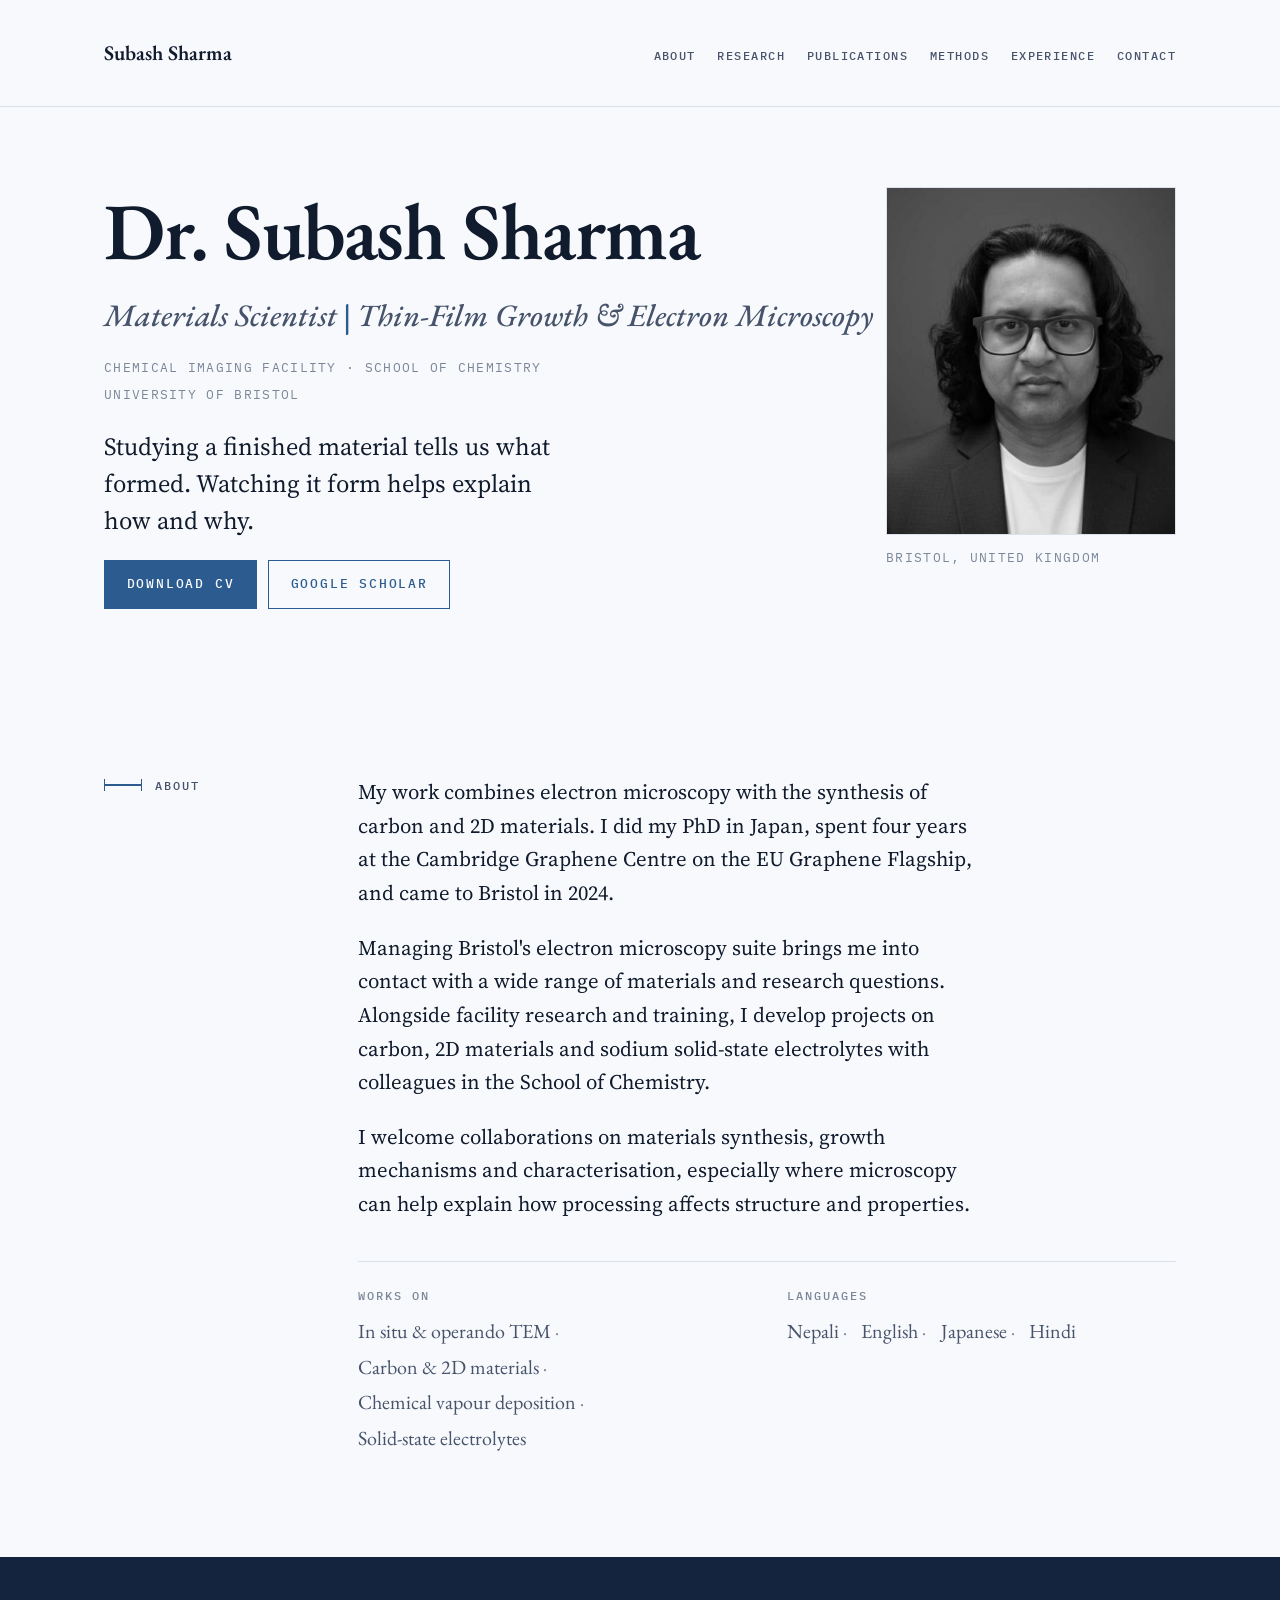
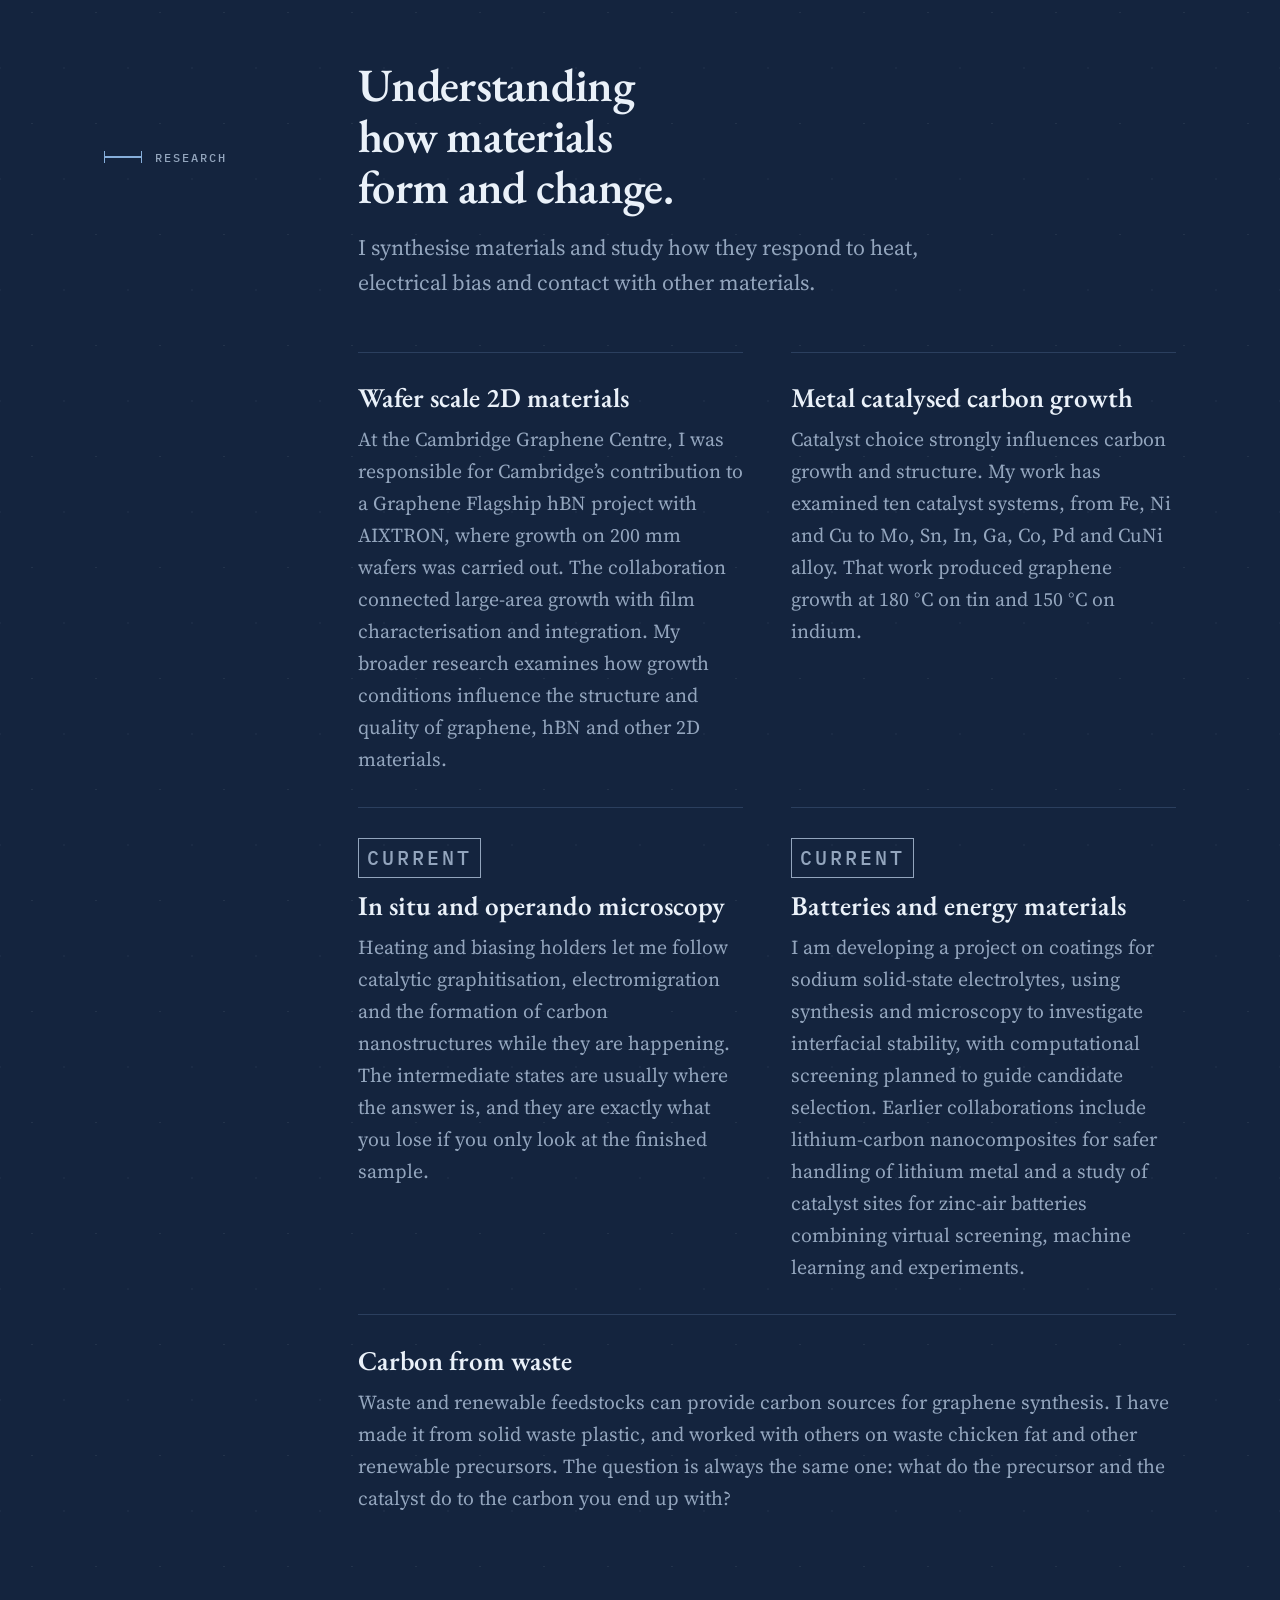
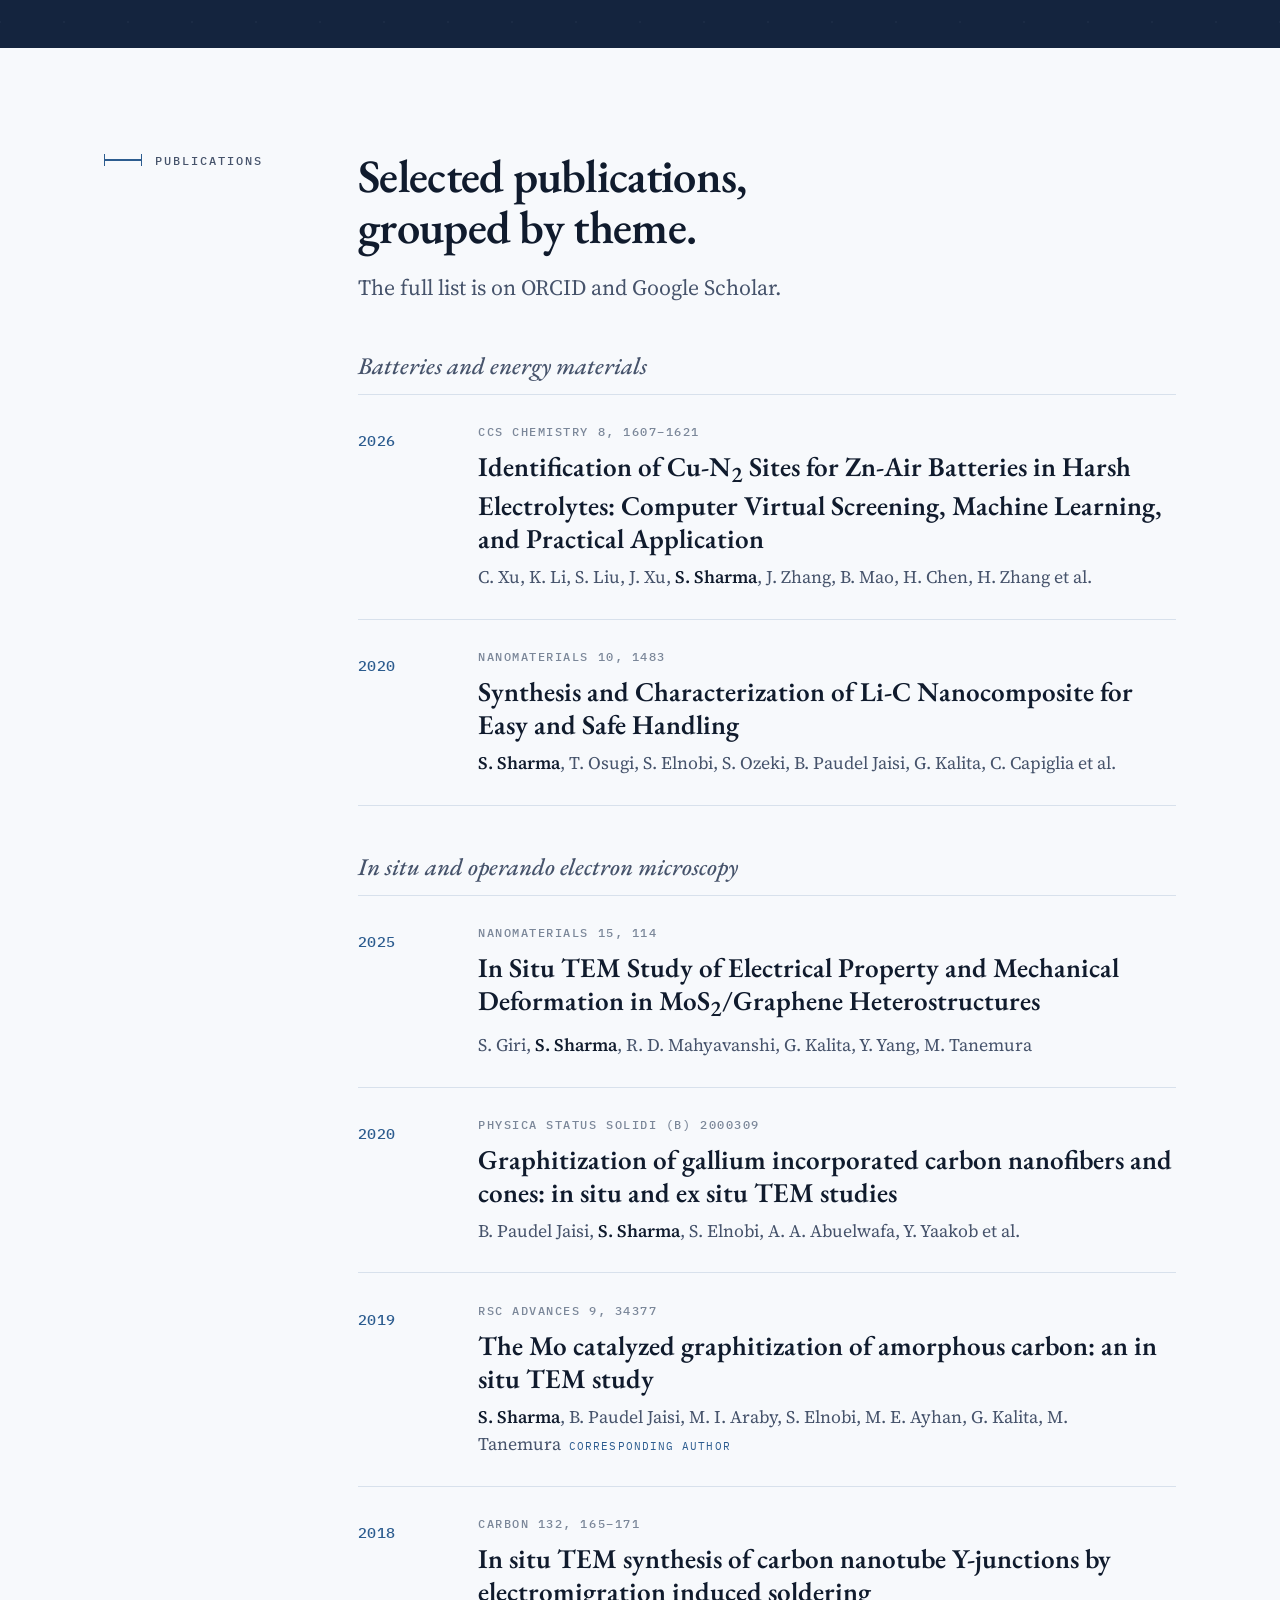
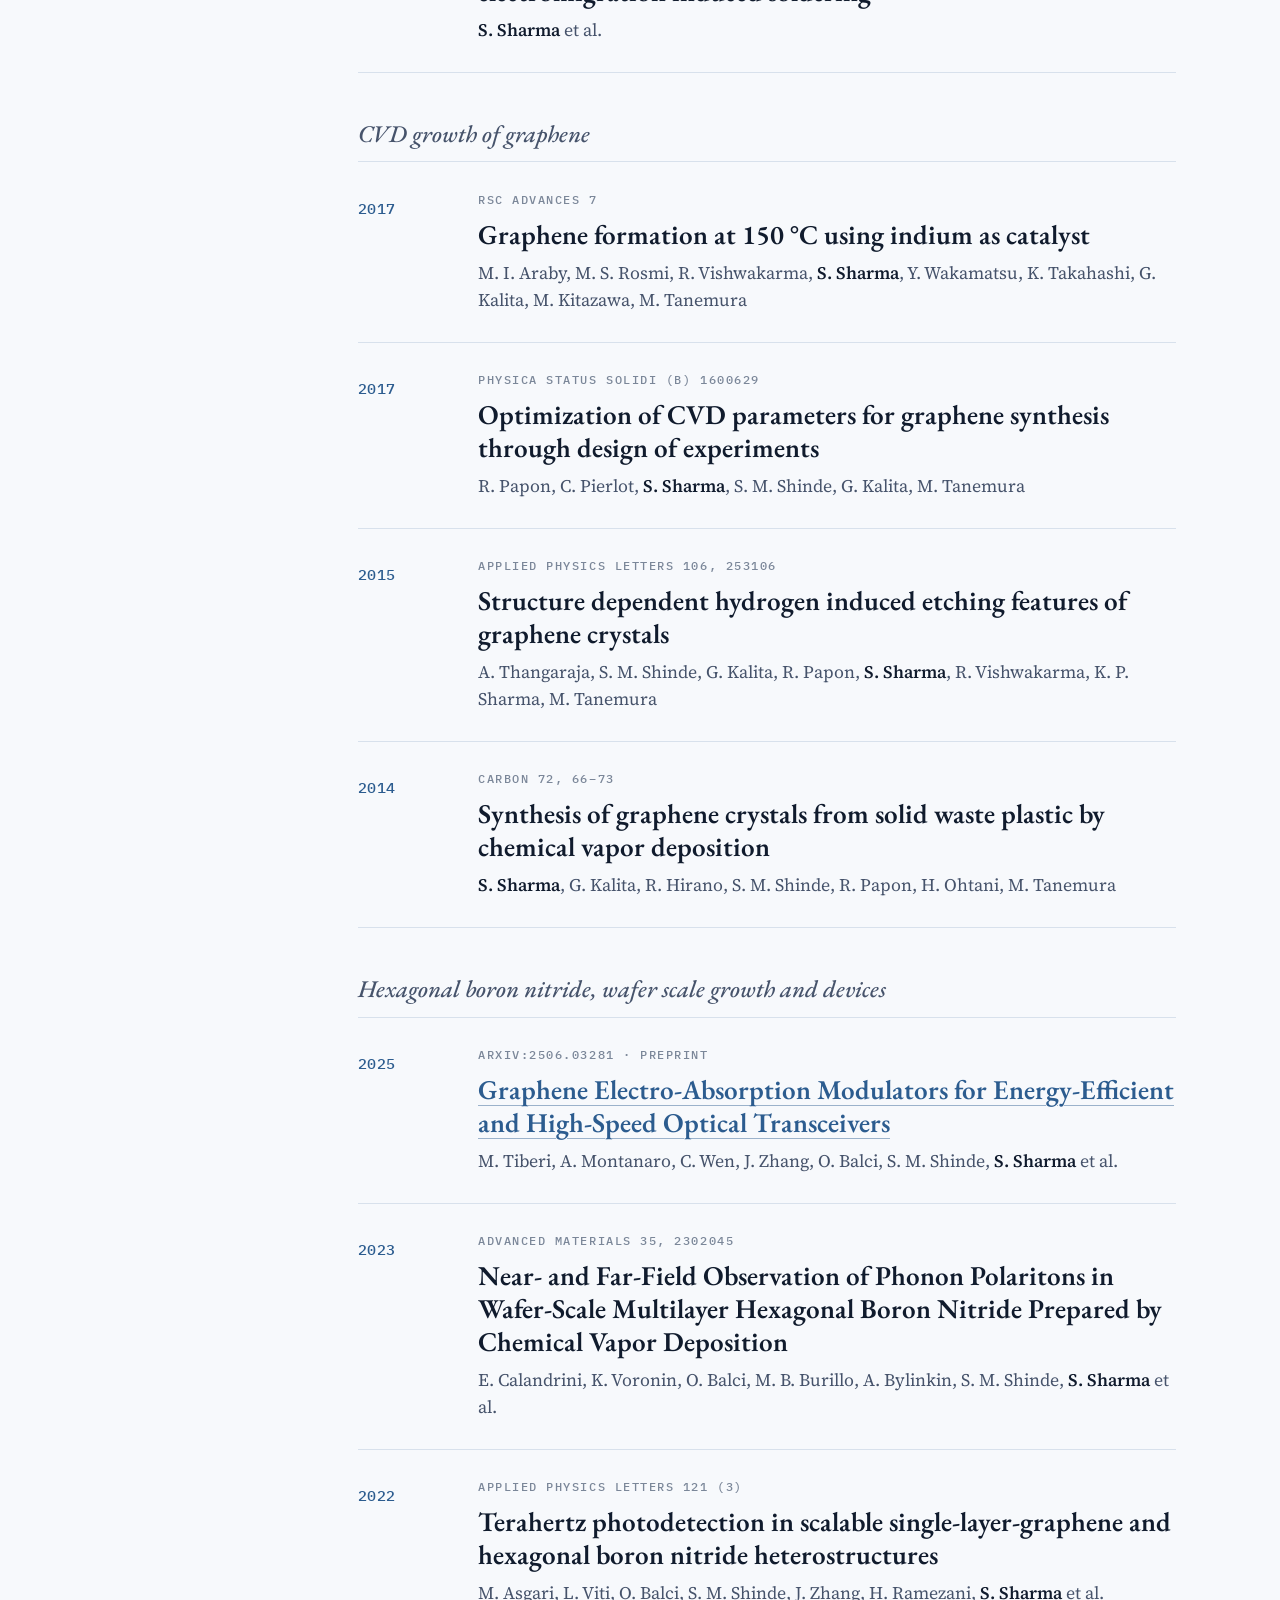
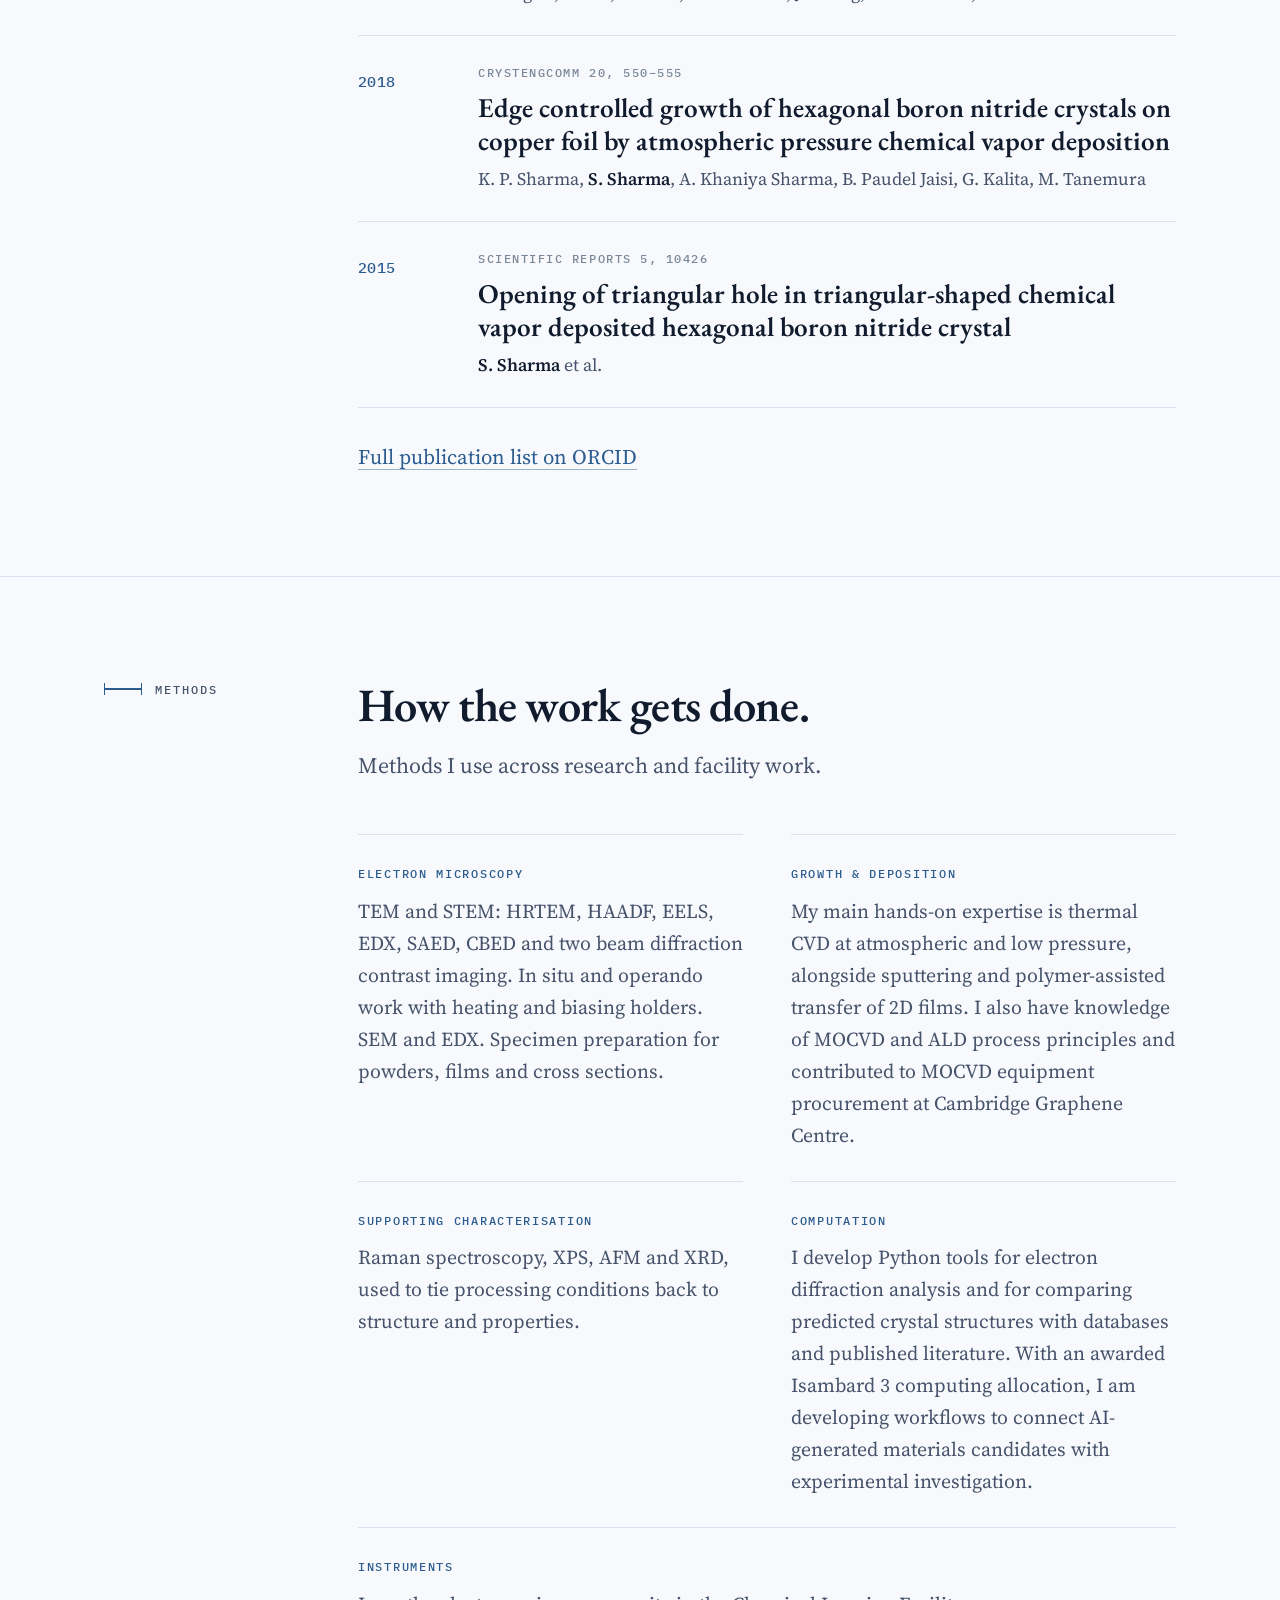
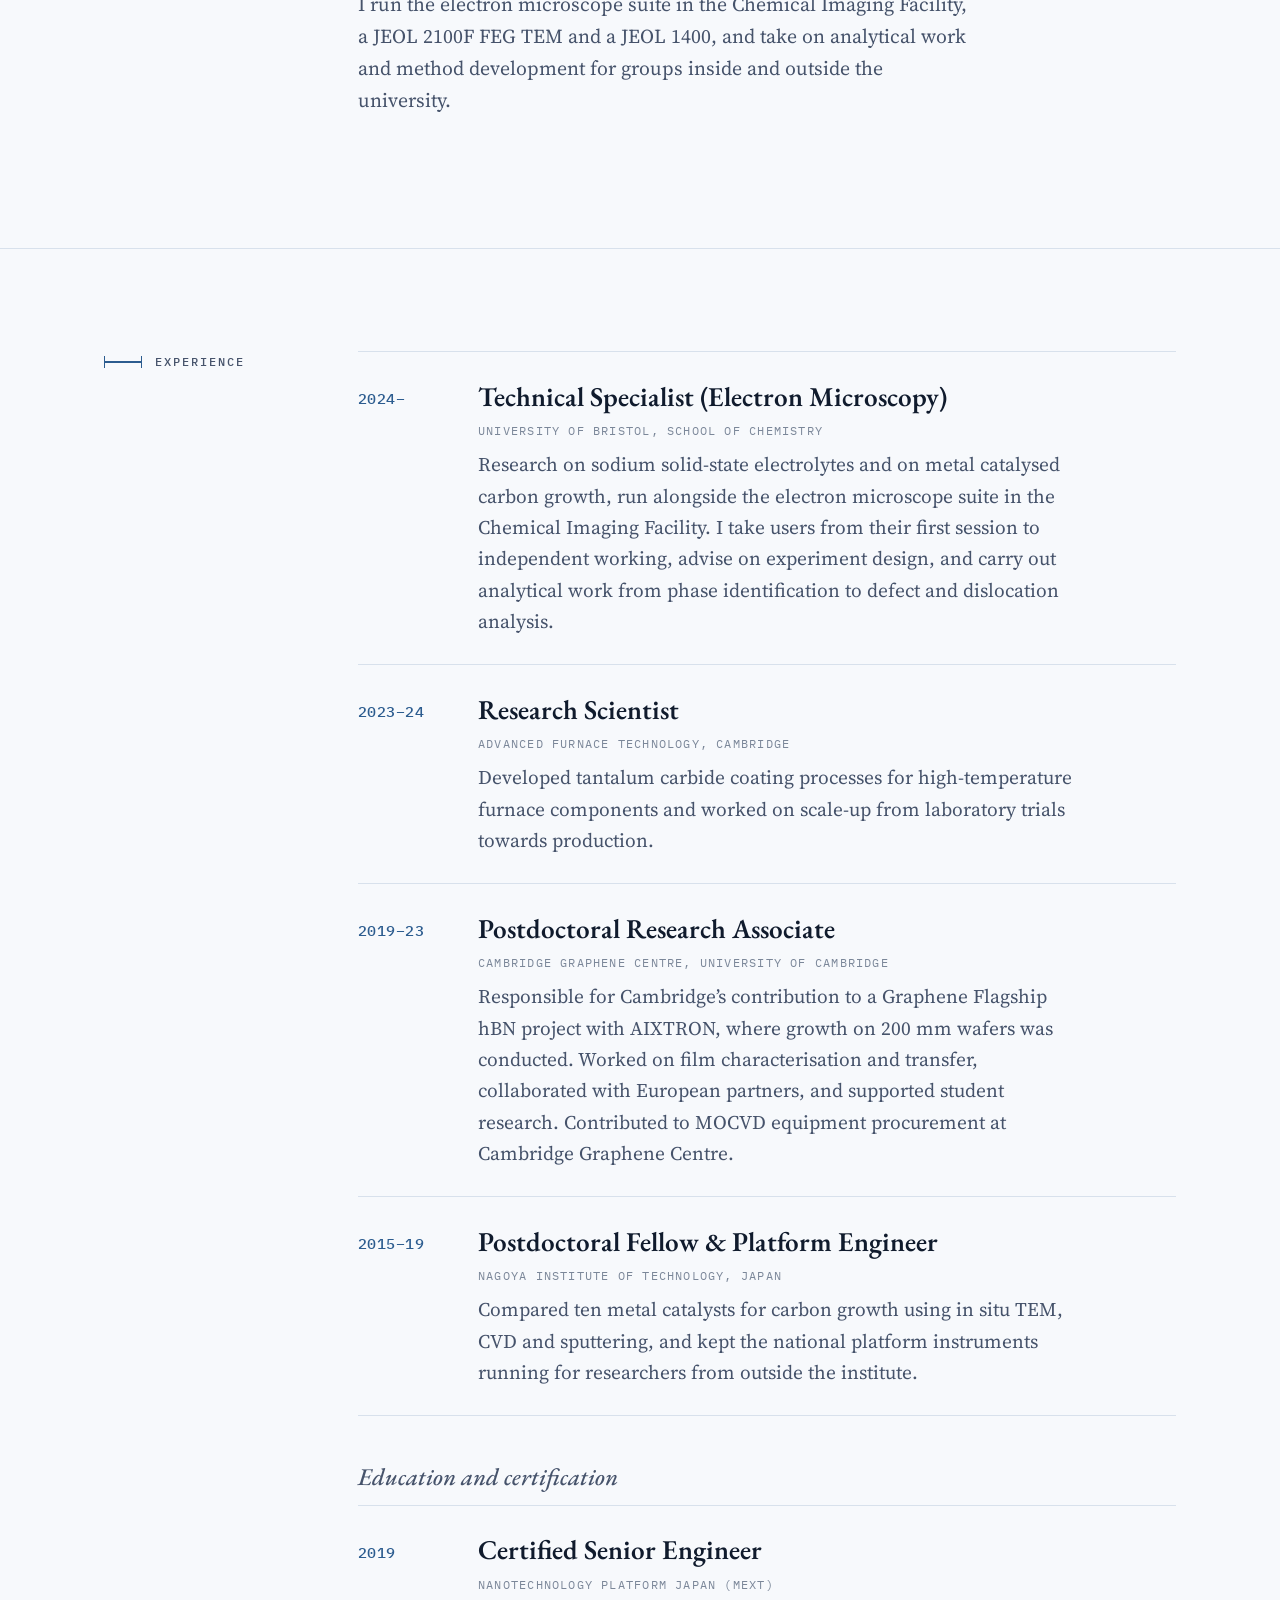
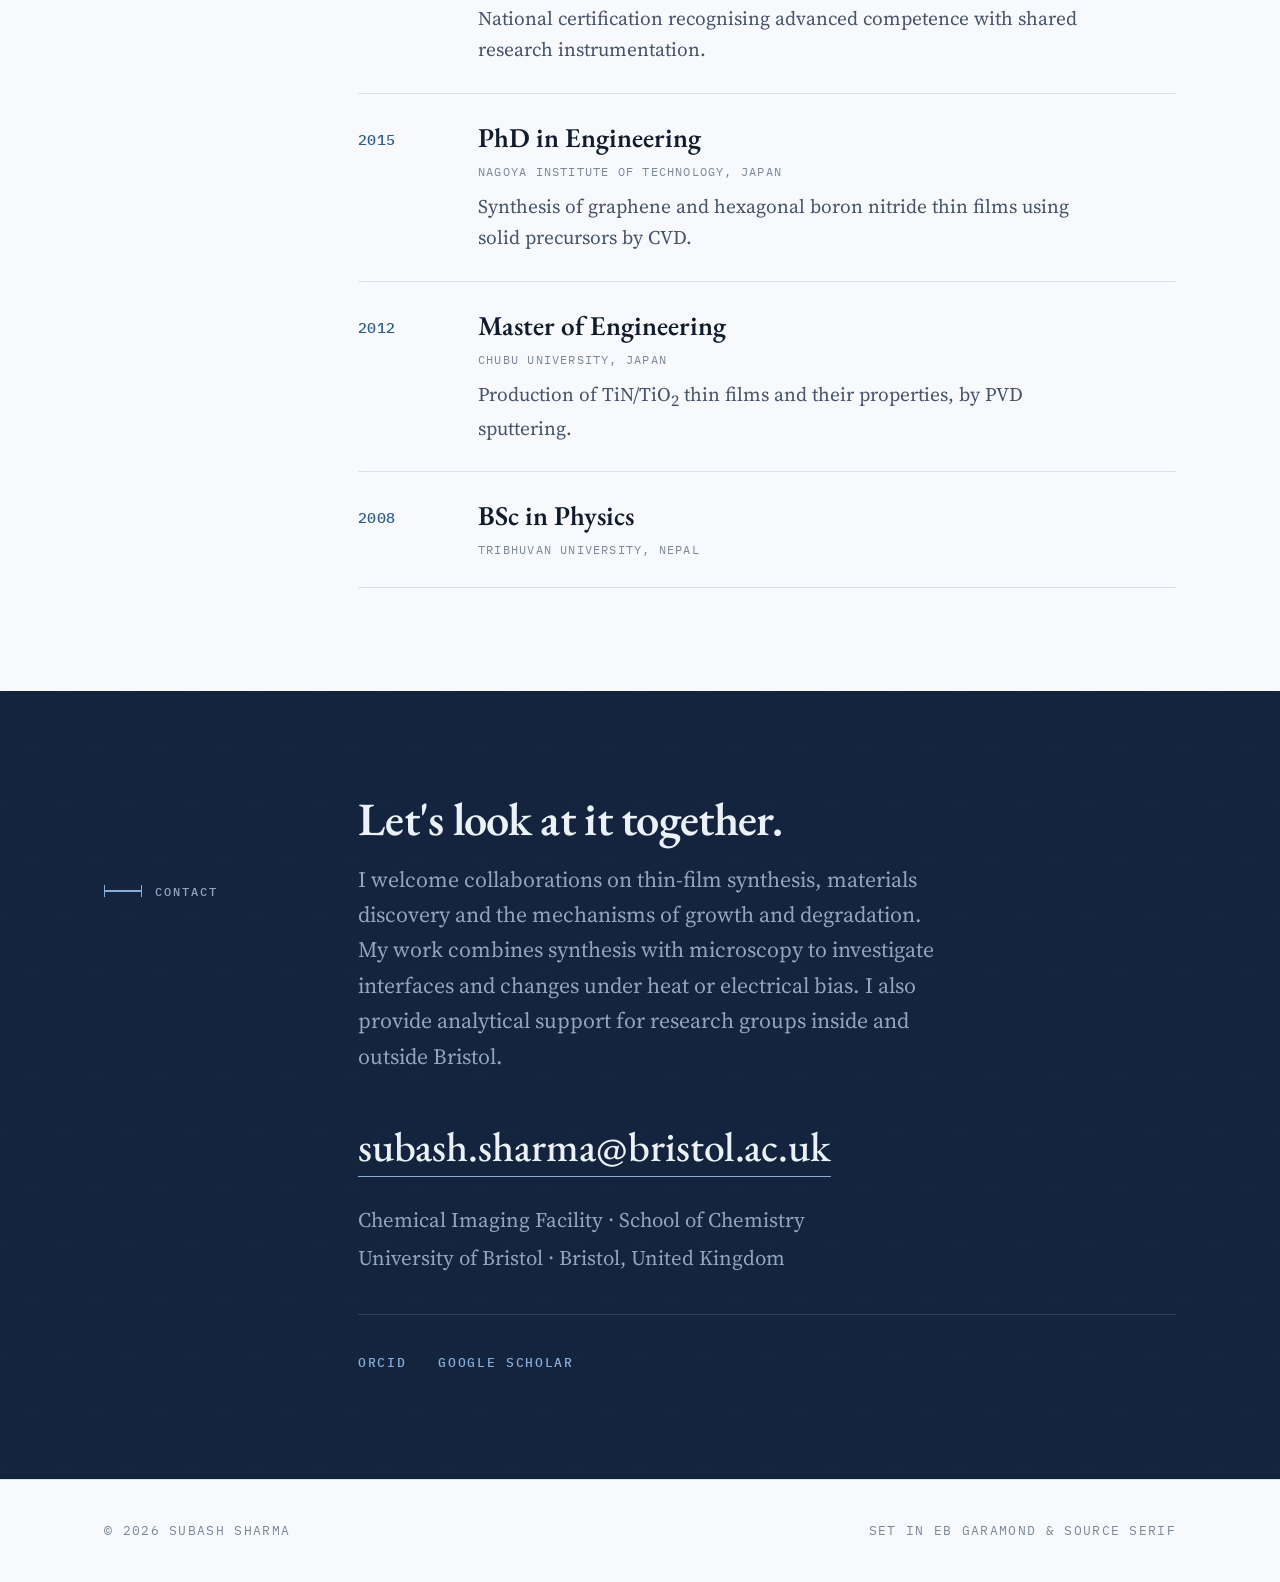
<file: index.html>
<!doctype html>
<html lang="en-GB">
<head>
<meta charset="utf-8">
<meta name="viewport" content="width=device-width, initial-scale=1">
<title>Dr. Subash Sharma</title>
<meta name="description" content="Dr Subash Sharma, materials scientist at the University of Bristol. Thermal CVD of graphene and hBN, electron microscopy, and AI-assisted materials discovery.">
<meta name="author" content="Dr. Subash Sharma">
<meta name="theme-color" content="#14243e">
<link rel="canonical" href="https://subashsharma.com/">
<meta property="og:type" content="website">
<meta property="og:title" content="Dr. Subash Sharma">
<meta property="og:url" content="https://subashsharma.com/">
<meta property="og:description" content="Materials scientist at the University of Bristol, combining thin-film synthesis, electron microscopy and AI-assisted materials discovery.">
<link rel="preconnect" href="https://fonts.googleapis.com">
<link rel="preconnect" href="https://fonts.gstatic.com" crossorigin>
<link rel="stylesheet" href="https://fonts.googleapis.com/css2?family=EB+Garamond:ital,wght@0,500;0,600;1,400;1,500&family=IBM+Plex+Mono:wght@400;500&family=Source+Serif+4:ital,wght@0,400;0,600;1,400&display=swap">
<style>
/* ============ tokens ============ */
:root{
  --paper:#f7f9fc;
  --paper-2:#eaf0f7;
  --ink:#101b2d;
  --graphite:#46536b;
  --muted:#7b8799;
  --rule:#d8e1ec;
  --accent:#2c5c8f;
  --topbar-bg:rgba(247,249,252,.93);

  --plate-bg:#14243e;
  --plate-fg:#eaf1f9;
  --plate-muted:#93a5bd;
  --plate-rule:#2b3f5e;
  --plate-accent:#86aeda;

  --display:'EB Garamond','Iowan Old Style','Palatino Linotype',Palatino,Georgia,serif;
  --body:'Source Serif 4','Charter','Iowan Old Style',Georgia,Cambria,'Times New Roman',serif;
  --mono:'IBM Plex Mono',ui-monospace,SFMono-Regular,Menlo,Consolas,monospace;

  --measure:62ch;
  --gutter:clamp(20px,5vw,64px);
  --section:clamp(4rem,8vw,7rem);
  --label-col:190px;
  --label-gap:clamp(2.5rem,5vw,4rem);
}
@media (prefers-color-scheme:dark){
  :root:not([data-theme="light"]){
    --paper:#0c1421;
    --paper-2:#141f30;
    --ink:#e8eef6;
    --graphite:#a8b4c6;
    --muted:#76829a;
    --rule:#22304a;
    --accent:#86aeda;
    --topbar-bg:rgba(12,20,33,.93);
    --plate-bg:#e8eef6;
    --plate-fg:#101b2d;
    --plate-muted:#5c6a82;
    --plate-rule:#c3d0e1;
    --plate-accent:#2c5c8f;
  }
}
:root[data-theme="dark"]{
  --paper:#0c1421;
  --paper-2:#141f30;
  --ink:#e8eef6;
  --graphite:#a8b4c6;
  --muted:#76829a;
  --rule:#22304a;
  --accent:#86aeda;
  --topbar-bg:rgba(12,20,33,.93);
  --plate-bg:#e8eef6;
  --plate-fg:#101b2d;
  --plate-muted:#5c6a82;
  --plate-rule:#c3d0e1;
  --plate-accent:#2c5c8f;
}

/* ============ base ============ */
*,*::before,*::after{box-sizing:border-box}
[hidden]{display:none !important}
html{-webkit-text-size-adjust:100%;scroll-behavior:smooth}
body{
  margin:0;
  background:var(--paper);
  color:var(--ink);
  font-family:var(--body);
  font-size:clamp(1.1rem,1.03rem + .34vw,1.3rem);
  line-height:1.62;
  -webkit-font-smoothing:antialiased;
}
img{max-width:100%;display:block}
h1,h2,h3{font-family:var(--display);font-weight:600;line-height:1.1;margin:0}
h1,.lede,.entry h3{text-wrap:balance}
p{margin:0}
a{color:inherit}

.wrap{max-width:1200px;margin-inline:auto;padding-inline:var(--gutter)}
.prose{max-width:var(--measure)}
.prose p + p{margin-top:1em}

.link{
  color:var(--accent);
  text-decoration:underline;
  text-decoration-thickness:1px;
  text-underline-offset:.22em;
  text-decoration-color:color-mix(in srgb,var(--accent) 45%,transparent);
  transition:text-decoration-color .2s ease;
}
.link:hover{text-decoration-color:currentColor}
a:focus-visible,button:focus-visible{
  outline:2px solid var(--accent);
  outline-offset:3px;
  border-radius:2px;
}

/* ============ section marker (TEM scale bar) ============ */
.marker{display:flex;align-items:center;gap:.8rem}
.marker .bar{position:relative;width:38px;height:2px;flex:none;background:var(--accent)}
.marker .bar::before,.marker .bar::after{
  content:"";position:absolute;top:-5px;width:1px;height:12px;background:var(--accent);
}
.marker .bar::before{left:0}
.marker .bar::after{right:0}
.marker span{
  font-family:var(--mono);font-size:.78rem;font-weight:500;
  letter-spacing:.16em;text-transform:uppercase;color:var(--graphite);
}
.invert .marker .bar,.invert .marker .bar::before,.invert .marker .bar::after{background:var(--plate-accent)}
.invert .marker span{color:var(--plate-muted)}

.meta{
  font-family:var(--mono);font-size:.82rem;letter-spacing:.1em;
  text-transform:uppercase;color:var(--muted);line-height:1.7;
}
.invert .meta{color:var(--plate-muted)}

/* ============ top bar ============ */
.topbar{
  position:sticky;top:0;z-index:30;
  background:var(--topbar-bg);
  -webkit-backdrop-filter:blur(10px);
  backdrop-filter:blur(10px);
  border-bottom:1px solid var(--rule);
}
.topbar .wrap{
  display:flex;flex-wrap:wrap;align-items:baseline;
  gap:.5rem 1.75rem;padding-block:.95rem;
}
.brand{
  font-family:var(--display);font-size:1.3rem;font-weight:600;
  text-decoration:none;white-space:nowrap;
}
.topnav{display:flex;flex-wrap:wrap;gap:.4rem 1.35rem;margin-left:auto;list-style:none;padding:0}
.topnav a{
  font-family:var(--mono);font-size:.76rem;font-weight:500;
  letter-spacing:.12em;text-transform:uppercase;color:var(--graphite);
  text-decoration:none;padding-block:3px;
  border-bottom:1px solid transparent;
  transition:color .2s ease,border-color .2s ease;
}
.topnav a:hover{color:var(--accent);border-bottom-color:var(--accent)}

/* ============ sections ============ */
section{scroll-margin-top:5rem}
.band{padding-block:var(--section)}
.band + .band{border-top:1px solid var(--rule)}

.invert{
  position:relative;overflow:hidden;
  background:var(--plate-bg);color:var(--plate-fg);
  border-top:0 !important;
}
.invert + .band{border-top:0}
/* faint hexagonal spot lattice: a graphene diffraction pattern */
.invert::before{
  content:"";position:absolute;inset:0;pointer-events:none;
  background-image:
    radial-gradient(circle,currentColor .9px,transparent 1.1px),
    radial-gradient(circle,currentColor .9px,transparent 1.1px);
  background-size:64px 111px,64px 111px;
  background-position:0 0,32px 55.5px;
  opacity:.07;
}
.invert > .wrap{position:relative;z-index:1}

.frame-grid{display:grid;grid-template-columns:1fr;gap:1.75rem}
@media (min-width:900px){
  .frame-grid{grid-template-columns:var(--label-col) minmax(0,1fr);gap:var(--label-gap)}
  .frame-grid > .col-label{position:sticky;top:5.5rem;align-self:start}
}

/* ============ masthead ============ */
.masthead{padding-block:clamp(3rem,7vw,5rem) clamp(2.75rem,5vw,4rem)}
.masthead .grid{
  display:grid;gap:clamp(2rem,5vw,3.5rem);
  grid-template-columns:1fr;grid-template-areas:"photo" "id";align-items:start;
}
@media (min-width:840px){
  .masthead .grid{
    grid-template-columns:minmax(0,1fr) 290px;
    grid-template-areas:"id photo";
    gap:clamp(2.5rem,5vw,4.5rem);
  }
}
.id{grid-area:id;display:flex;flex-direction:column;align-items:flex-start;gap:1.35rem}
.photo{grid-area:photo;margin:0;max-width:330px}

h1{font-size:clamp(2.9rem,8.5vw,5rem);letter-spacing:-.018em}
.role{
  font-family:var(--display);font-style:italic;font-weight:500;
  font-size:clamp(1.45rem,3.4vw,1.95rem);line-height:1.25;color:var(--graphite);
  text-wrap:balance;max-width:34ch;
}
.role .slash{color:var(--accent);font-style:normal;padding-inline:.2em}
@media (min-width:600px){.role .r{white-space:nowrap}}
.affil{display:flex;flex-direction:column;gap:.3rem}
.intro{font-size:clamp(1.25rem,1.1rem + .55vw,1.55rem);line-height:1.5;max-width:40ch}

.pframe{
  position:relative;aspect-ratio:5/6;overflow:hidden;
  background:var(--paper-2);border:1px solid var(--rule);
}
.pframe::after{
  content:"SS";position:absolute;inset:0;display:grid;place-items:center;
  font-family:var(--mono);font-size:2rem;letter-spacing:.25em;
  text-indent:.25em;color:var(--muted);
}
.pframe img{
  position:relative;z-index:1;width:100%;height:100%;
  object-fit:cover;filter:grayscale(1) contrast(1.05);
}
.photo figcaption{margin-top:.75rem}

.cta-row{display:flex;flex-wrap:wrap;gap:.7rem}
.cta{
  display:inline-flex;align-items:center;gap:.55rem;
  font-family:var(--mono);font-size:.8rem;font-weight:500;
  letter-spacing:.14em;text-transform:uppercase;text-decoration:none;
  color:var(--accent);border:1px solid var(--accent);padding:.8rem 1.35rem;
  transition:background .2s ease,color .2s ease;
}
.cta:hover{background:var(--accent);color:var(--paper)}
.cta.primary{background:var(--accent);color:var(--paper)}
.cta.primary:hover{background:transparent;color:var(--accent)}

/* ============ tag lines ============ */
.taglines{
  display:grid;gap:1.5rem;grid-template-columns:1fr;
  margin-top:2.5rem;padding-top:1.5rem;border-top:1px solid var(--rule);
}
@media (min-width:720px){.taglines{grid-template-columns:1fr 1fr;gap:2.5rem}}
.tagline{margin:0}
.tagline dt{
  font-family:var(--mono);font-size:.76rem;font-weight:500;letter-spacing:.16em;
  text-transform:uppercase;color:var(--muted);margin-bottom:.6rem;
}
.tagline dd{
  margin:0;display:flex;flex-wrap:wrap;gap:.2rem .9rem;
  font-family:var(--display);font-size:1.25rem;color:var(--graphite);
}
.tagline dd span:not(:last-child)::after{content:" ·";color:var(--muted)}

/* ============ rows ============ */
.rows{margin:0;padding:0;list-style:none;border-top:1px solid var(--rule)}
.rows > li{
  display:grid;gap:.35rem 2rem;grid-template-columns:1fr;
  padding-block:1.7rem;border-bottom:1px solid var(--rule);
}
@media (min-width:620px){.rows > li{grid-template-columns:5.5rem minmax(0,1fr)}}
.year{
  font-family:var(--mono);font-size:.92rem;font-weight:500;letter-spacing:.03em;
  color:var(--accent);font-variant-numeric:tabular-nums;padding-top:.45rem;
}
.row-title{
  font-family:var(--display);font-size:clamp(1.4rem,2.4vw,1.7rem);
  line-height:1.22;margin:0;text-wrap:pretty;
}
.row-org{
  font-family:var(--mono);font-size:.76rem;letter-spacing:.1em;text-transform:uppercase;
  color:var(--muted);margin-top:.5rem;
}
.row-sub{color:var(--graphite);font-size:.93em;margin-top:.55rem;max-width:60ch}
.venue{
  font-family:var(--mono);font-size:.74rem;font-weight:500;letter-spacing:.13em;
  text-transform:uppercase;color:var(--muted);margin-bottom:.55rem;
}
.authors{color:var(--graphite);font-size:.85em;margin-top:.55rem;line-height:1.55}
.authors .me{color:var(--ink);font-weight:600}
.corr{
  font-family:var(--mono);font-size:.68rem;letter-spacing:.1em;text-transform:uppercase;
  color:var(--accent);margin-left:.5rem;white-space:nowrap;
}

.group{
  font-family:var(--display);font-style:italic;font-weight:500;
  font-size:clamp(1.25rem,2.2vw,1.5rem);color:var(--graphite);
  margin-top:clamp(2.25rem,4vw,3rem);margin-bottom:.9rem;
}

/* ============ ledes ============ */
.lede{font-size:clamp(2rem,4.6vw,2.9rem);letter-spacing:-.015em;max-width:19ch}
.lede-body{margin-top:1.1rem;max-width:54ch;color:var(--graphite);font-size:1.05em}
.invert .lede-body{color:var(--plate-muted)}

/* ============ entry grid ============ */
.entries{
  margin-top:clamp(2.25rem,4vw,3.25rem);
  display:grid;grid-template-columns:1fr;column-gap:3rem;
}
@media (min-width:760px){
  .entries{grid-template-columns:1fr 1fr}
  .entries > .entry:last-child{grid-column:1 / -1}
}
.entry{padding-block:1.9rem;border-top:1px solid var(--rule)}
.invert .entry{border-top-color:var(--plate-rule)}
.entry h3{font-size:clamp(1.4rem,2.6vw,1.7rem);margin-bottom:.7rem}
.entry p{color:var(--graphite);font-size:.95em}
.invert .entry p{color:var(--plate-muted)}
.tag{
  display:inline-block;font-family:var(--mono);font-size:.66rem;font-weight:500;
  letter-spacing:.15em;text-transform:uppercase;color:var(--accent);
  border:1px solid currentColor;padding:.18rem .5rem;margin-bottom:.8rem;
}
.invert .tag{color:var(--plate-accent)}

/* ============ methods grid ============ */
.specs{list-style:none;margin:clamp(2.25rem,4vw,3.25rem) 0 0;padding:0;
  display:grid;grid-template-columns:1fr;column-gap:3rem}
@media (min-width:760px){
  .specs{grid-template-columns:1fr 1fr}
  .specs > li:last-child{grid-column:1 / -1}
}
.specs > li{padding-block:1.8rem;border-top:1px solid var(--rule)}
.spec-label{
  font-family:var(--mono);font-size:.76rem;font-weight:500;letter-spacing:.14em;
  text-transform:uppercase;color:var(--accent);margin-bottom:.75rem;
}
.spec-body{color:var(--graphite);font-size:.95em;max-width:62ch}

/* ============ contact ============ */
.contact-grid{margin-top:clamp(2.25rem,4vw,3rem)}
.mail{
  font-family:var(--display);font-size:clamp(1.6rem,4.8vw,2.6rem);font-weight:500;
  line-height:1.2;text-decoration:none;display:inline-block;
  border-bottom:1px solid var(--plate-accent);padding-bottom:.1em;
  transition:color .2s ease,border-color .2s ease;word-break:break-word;
}
.mail:hover{color:var(--plate-accent)}
.address{font-style:normal;color:var(--plate-muted);line-height:1.85;margin-top:1.5rem}
.elsewhere{
  display:flex;flex-wrap:wrap;gap:.7rem 2rem;list-style:none;padding:1.75rem 0 0;
  margin:2.25rem 0 0;border-top:1px solid var(--plate-rule);
}
.elsewhere a{
  font-family:var(--mono);font-size:.8rem;font-weight:500;
  letter-spacing:.13em;text-transform:uppercase;text-decoration:none;
  color:var(--plate-accent);
  border-bottom:1px solid transparent;padding-bottom:.3rem;
  transition:border-color .2s ease;
}
.elsewhere a:hover{border-bottom-color:var(--plate-accent)}

/* ============ footer ============ */
footer{border-top:1px solid var(--rule);padding-block:2.5rem}
.colophon{display:flex;flex-wrap:wrap;gap:.6rem 2rem;justify-content:space-between}

/* ============ entrance ============ */
@keyframes rise{from{opacity:0;transform:translateY(10px)}to{opacity:1;transform:none}}
.id > *{animation:rise .7s cubic-bezier(.2,.7,.3,1) backwards}
.id > *:nth-child(2){animation-delay:.06s}
.id > *:nth-child(3){animation-delay:.12s}
.id > *:nth-child(4){animation-delay:.18s}
.id > *:nth-child(5){animation-delay:.24s}
.photo{animation:rise .7s cubic-bezier(.2,.7,.3,1) .1s backwards}

@media (prefers-reduced-motion:reduce){
  html{scroll-behavior:auto}
  *{animation:none !important;transition:none !important}
}
</style>
</head>
<body>

<header class="topbar">
  <div class="wrap">
    <a class="brand" href="#top">Subash Sharma</a>
    <ul class="topnav">
      <li><a href="#about">About</a></li>
      <li><a href="#research">Research</a></li>
      <li><a href="#publications">Publications</a></li>
      <li><a href="#methods">Methods</a></li>
      <li><a href="#experience">Experience</a></li>
      <li><a href="#contact">Contact</a></li>
    </ul>
  </div>
</header>

<main id="top">

  <!-- ======== MASTHEAD ======== -->
  <section class="masthead">
    <div class="wrap">
      <div class="grid">
        <div class="id">
          <h1>Dr. Subash Sharma</h1>
          <p class="role"><span class="r">Materials Scientist</span><span class="slash">|</span><span class="r">Thin-Film Growth &amp; Electron Microscopy</span></p>
          <div class="affil">
            <span class="meta">Chemical Imaging Facility · School of Chemistry</span>
            <span class="meta">University of Bristol</span>
          </div>
          <p class="intro">Studying a finished material tells us what formed. Watching it form helps explain how and why.</p>
          <div class="cta-row">
            <a class="cta primary" href="Subash_Sharma_CV.pdf" target="_blank" rel="noopener">Download CV</a>
            <a class="cta" href="https://scholar.google.co.uk/citations?user=H519B1AAAAAJ&amp;hl=en" target="_blank" rel="noopener">Google Scholar</a>
          </div>
        </div>

        <figure class="photo">
          <div class="pframe">
            <img src="profile.jpg" alt="Subash Sharma" width="520" height="624">
          </div>
          <figcaption class="meta">Bristol, United Kingdom</figcaption>
        </figure>
      </div>
    </div>
  </section>

  <!-- ======== ABOUT ======== -->
  <section class="band" id="about">
    <div class="wrap frame-grid">
      <div class="col-label"><div class="marker"><span class="bar"></span><span>About</span></div></div>
      <div>
        <div class="prose">
          <p>My work combines electron microscopy with the synthesis of carbon and 2D materials. I did my PhD in Japan, spent four years at the Cambridge Graphene Centre on the EU Graphene Flagship, and came to Bristol in 2024.</p>
          <p>Managing Bristol's electron microscopy suite brings me into contact with a wide range of materials and research questions. Alongside facility research and training, I develop projects on carbon, 2D materials and sodium solid-state electrolytes with colleagues in the School of Chemistry.</p>
          <p>I welcome collaborations on materials synthesis, growth mechanisms and characterisation, especially where microscopy can help explain how processing affects structure and properties.</p>
        </div>

        <div class="taglines">
          <dl class="tagline">
            <dt>Works on</dt>
            <dd>
              <span>In situ &amp; operando TEM</span>
              <span>Carbon &amp; 2D materials</span>
              <span>Chemical vapour deposition</span>
              <span>Solid-state electrolytes</span>
            </dd>
          </dl>
          <dl class="tagline">
            <dt>Languages</dt>
            <dd>
              <span>Nepali</span>
              <span>English</span>
              <span>Japanese</span>
              <span>Hindi</span>
            </dd>
          </dl>
        </div>
      </div>
    </div>
  </section>

  <!-- ======== RESEARCH (navy plate) ======== -->
  <section class="band invert" id="research">
    <div class="wrap frame-grid">
      <div class="col-label"><div class="marker"><span class="bar"></span><span>Research</span></div></div>
      <div>
        <h2 class="lede">Understanding how materials form and change.</h2>
        <p class="lede-body">I synthesise materials and study how they respond to heat, electrical bias and contact with other materials.</p>

        <div class="entries">
          <article class="entry">
            <h3>Wafer scale 2D materials</h3>
            <p>At the Cambridge Graphene Centre, I was responsible for Cambridge’s contribution to a Graphene Flagship hBN project with AIXTRON, where growth on 200 mm wafers was carried out. The collaboration connected large-area growth with film characterisation and integration. My broader research examines how growth conditions influence the structure and quality of graphene, hBN and other 2D materials.</p>
          </article>
          <article class="entry">
            <h3>Metal catalysed carbon growth</h3>
            <p>Catalyst choice strongly influences carbon growth and structure. My work has examined ten catalyst systems, from Fe, Ni and Cu to Mo, Sn, In, Ga, Co, Pd and CuNi alloy. That work produced graphene growth at 180 °C on tin and 150 °C on indium.</p>
          </article>
          <article class="entry">
            <p class="tag">Current</p>
            <h3>In situ and operando microscopy</h3>
            <p>Heating and biasing holders let me follow catalytic graphitisation, electromigration and the formation of carbon nanostructures while they are happening. The intermediate states are usually where the answer is, and they are exactly what you lose if you only look at the finished sample.</p>
          </article>
          <article class="entry">
            <p class="tag">Current</p>
            <h3>Batteries and energy materials</h3>
            <p>I am developing a project on coatings for sodium solid-state electrolytes, using synthesis and microscopy to investigate interfacial stability, with computational screening planned to guide candidate selection. Earlier collaborations include lithium-carbon nanocomposites for safer handling of lithium metal and a study of catalyst sites for zinc-air batteries combining virtual screening, machine learning and experiments.</p>
          </article>
          <article class="entry">
            <h3>Carbon from waste</h3>
            <p>Waste and renewable feedstocks can provide carbon sources for graphene synthesis. I have made it from solid waste plastic, and worked with others on waste chicken fat and other renewable precursors. The question is always the same one: what do the precursor and the catalyst do to the carbon you end up with?</p>
          </article>
        </div>
      </div>
    </div>
  </section>

  <!-- ======== PUBLICATIONS ======== -->
  <section class="band" id="publications">
    <div class="wrap frame-grid">
      <div class="col-label"><div class="marker"><span class="bar"></span><span>Publications</span></div></div>
      <div>
        <h2 class="lede">Selected publications, grouped by theme.</h2>
        <p class="lede-body">The full list is on ORCID and Google Scholar.</p>

        <h3 class="group">Batteries and energy materials</h3>
        <ul class="rows">
          <li>
            <div class="year">2026</div>
            <div>
              <p class="venue">CCS Chemistry 8, 1607&ndash;1621</p>
              <h3 class="row-title">Identification of Cu-N<sub>2</sub> Sites for Zn-Air Batteries in Harsh Electrolytes: Computer Virtual Screening, Machine Learning, and Practical Application</h3>
              <p class="authors">C. Xu, K. Li, S. Liu, J. Xu, <span class="me">S. Sharma</span>, J. Zhang, B. Mao, H. Chen, H. Zhang et al.</p>
            </div>
          </li>
          <li>
            <div class="year">2020</div>
            <div>
              <p class="venue">Nanomaterials 10, 1483</p>
              <h3 class="row-title">Synthesis and Characterization of Li-C Nanocomposite for Easy and Safe Handling</h3>
              <p class="authors"><span class="me">S. Sharma</span>, T. Osugi, S. Elnobi, S. Ozeki, B. Paudel Jaisi, G. Kalita, C. Capiglia et al.</p>
            </div>
          </li>
        </ul>

        <h3 class="group">In situ and operando electron microscopy</h3>
        <ul class="rows">
          <li>
            <div class="year">2025</div>
            <div>
              <p class="venue">Nanomaterials 15, 114</p>
              <h3 class="row-title">In Situ TEM Study of Electrical Property and Mechanical Deformation in MoS<sub>2</sub>/Graphene Heterostructures</h3>
              <p class="authors">S. Giri, <span class="me">S. Sharma</span>, R. D. Mahyavanshi, G. Kalita, Y. Yang, M. Tanemura</p>
            </div>
          </li>
          <li>
            <div class="year">2020</div>
            <div>
              <p class="venue">physica status solidi (b) 2000309</p>
              <h3 class="row-title">Graphitization of gallium incorporated carbon nanofibers and cones: in situ and ex situ TEM studies</h3>
              <p class="authors">B. Paudel Jaisi, <span class="me">S. Sharma</span>, S. Elnobi, A. A. Abuelwafa, Y. Yaakob et al.</p>
            </div>
          </li>
          <li>
            <div class="year">2019</div>
            <div>
              <p class="venue">RSC Advances 9, 34377</p>
              <h3 class="row-title">The Mo catalyzed graphitization of amorphous carbon: an in situ TEM study</h3>
              <p class="authors"><span class="me">S. Sharma</span>, B. Paudel Jaisi, M. I. Araby, S. Elnobi, M. E. Ayhan, G. Kalita, M. Tanemura<span class="corr">Corresponding author</span></p>
            </div>
          </li>
          <li>
            <div class="year">2018</div>
            <div>
              <p class="venue">Carbon 132, 165&ndash;171</p>
              <h3 class="row-title">In situ TEM synthesis of carbon nanotube Y-junctions by electromigration induced soldering</h3>
              <p class="authors"><span class="me">S. Sharma</span> et al.</p>
            </div>
          </li>
        </ul>

        <h3 class="group">CVD growth of graphene</h3>
        <ul class="rows">
          <li>
            <div class="year">2017</div>
            <div>
              <p class="venue">RSC Advances 7</p>
              <h3 class="row-title">Graphene formation at 150 °C using indium as catalyst</h3>
              <p class="authors">M. I. Araby, M. S. Rosmi, R. Vishwakarma, <span class="me">S. Sharma</span>, Y. Wakamatsu, K. Takahashi, G. Kalita, M. Kitazawa, M. Tanemura</p>
            </div>
          </li>
          <li>
            <div class="year">2017</div>
            <div>
              <p class="venue">physica status solidi (b) 1600629</p>
              <h3 class="row-title">Optimization of CVD parameters for graphene synthesis through design of experiments</h3>
              <p class="authors">R. Papon, C. Pierlot, <span class="me">S. Sharma</span>, S. M. Shinde, G. Kalita, M. Tanemura</p>
            </div>
          </li>
          <li>
            <div class="year">2015</div>
            <div>
              <p class="venue">Applied Physics Letters 106, 253106</p>
              <h3 class="row-title">Structure dependent hydrogen induced etching features of graphene crystals</h3>
              <p class="authors">A. Thangaraja, S. M. Shinde, G. Kalita, R. Papon, <span class="me">S. Sharma</span>, R. Vishwakarma, K. P. Sharma, M. Tanemura</p>
            </div>
          </li>
          <li>
            <div class="year">2014</div>
            <div>
              <p class="venue">Carbon 72, 66&ndash;73</p>
              <h3 class="row-title">Synthesis of graphene crystals from solid waste plastic by chemical vapor deposition</h3>
              <p class="authors"><span class="me">S. Sharma</span>, G. Kalita, R. Hirano, S. M. Shinde, R. Papon, H. Ohtani, M. Tanemura</p>
            </div>
          </li>
        </ul>

        <h3 class="group">Hexagonal boron nitride, wafer scale growth and devices</h3>
        <ul class="rows">
          <li>
            <div class="year">2025</div>
            <div>
              <p class="venue">arXiv:2506.03281 · Preprint</p>
              <h3 class="row-title"><a class="link" href="https://arxiv.org/abs/2506.03281" target="_blank" rel="noopener">Graphene Electro-Absorption Modulators for Energy-Efficient and High-Speed Optical Transceivers</a></h3>
              <p class="authors">M. Tiberi, A. Montanaro, C. Wen, J. Zhang, O. Balci, S. M. Shinde, <span class="me">S. Sharma</span> et al.</p>
            </div>
          </li>
          <li>
            <div class="year">2023</div>
            <div>
              <p class="venue">Advanced Materials 35, 2302045</p>
              <h3 class="row-title">Near- and Far-Field Observation of Phonon Polaritons in Wafer-Scale Multilayer Hexagonal Boron Nitride Prepared by Chemical Vapor Deposition</h3>
              <p class="authors">E. Calandrini, K. Voronin, O. Balci, M. B. Burillo, A. Bylinkin, S. M. Shinde, <span class="me">S. Sharma</span> et al.</p>
            </div>
          </li>
          <li>
            <div class="year">2022</div>
            <div>
              <p class="venue">Applied Physics Letters 121 (3)</p>
              <h3 class="row-title">Terahertz photodetection in scalable single-layer-graphene and hexagonal boron nitride heterostructures</h3>
              <p class="authors">M. Asgari, L. Viti, O. Balci, S. M. Shinde, J. Zhang, H. Ramezani, <span class="me">S. Sharma</span> et al.</p>
            </div>
          </li>
          <li>
            <div class="year">2018</div>
            <div>
              <p class="venue">CrystEngComm 20, 550&ndash;555</p>
              <h3 class="row-title">Edge controlled growth of hexagonal boron nitride crystals on copper foil by atmospheric pressure chemical vapor deposition</h3>
              <p class="authors">K. P. Sharma, <span class="me">S. Sharma</span>, A. Khaniya Sharma, B. Paudel Jaisi, G. Kalita, M. Tanemura</p>
            </div>
          </li>
          <li>
            <div class="year">2015</div>
            <div>
              <p class="venue">Scientific Reports 5, 10426</p>
              <h3 class="row-title">Opening of triangular hole in triangular-shaped chemical vapor deposited hexagonal boron nitride crystal</h3>
              <p class="authors"><span class="me">S. Sharma</span> et al.</p>
            </div>
          </li>
        </ul>

        <p style="margin-top:2rem">
          <a class="link" href="https://orcid.org/0000-0002-8783-3587" target="_blank" rel="noopener">Full publication list on ORCID</a>
        </p>
      </div>
    </div>
  </section>

  <!-- ======== METHODS ======== -->
  <section class="band" id="methods">
    <div class="wrap frame-grid">
      <div class="col-label"><div class="marker"><span class="bar"></span><span>Methods</span></div></div>
      <div>
        <h2 class="lede">How the work gets done.</h2>
        <p class="lede-body">Methods I use across research and facility work.</p>

        <ul class="specs">
          <li>
            <p class="spec-label">Electron microscopy</p>
            <p class="spec-body">TEM and STEM: HRTEM, HAADF, EELS, EDX, SAED, CBED and two beam diffraction contrast imaging. In situ and operando work with heating and biasing holders. SEM and EDX. Specimen preparation for powders, films and cross sections.</p>
          </li>
          <li>
            <p class="spec-label">Growth &amp; deposition</p>
            <p class="spec-body">My main hands-on expertise is thermal CVD at atmospheric and low pressure, alongside sputtering and polymer-assisted transfer of 2D films. I also have knowledge of MOCVD and ALD process principles and contributed to MOCVD equipment procurement at Cambridge Graphene Centre.</p>
          </li>
          <li>
            <p class="spec-label">Supporting characterisation</p>
            <p class="spec-body">Raman spectroscopy, XPS, AFM and XRD, used to tie processing conditions back to structure and properties.</p>
          </li>
          <li>
            <p class="spec-label">Computation</p>
            <p class="spec-body">I develop Python tools for electron diffraction analysis and for comparing predicted crystal structures with databases and published literature. With an awarded Isambard 3 computing allocation, I am developing workflows to connect AI-generated materials candidates with experimental investigation.</p>
          </li>
          <li>
            <p class="spec-label">Instruments</p>
            <p class="spec-body">I run the electron microscope suite in the Chemical Imaging Facility, a JEOL 2100F FEG TEM and a JEOL 1400, and take on analytical work and method development for groups inside and outside the university.</p>
          </li>
        </ul>
      </div>
    </div>
  </section>

  <!-- ======== EXPERIENCE ======== -->
  <section class="band" id="experience">
    <div class="wrap frame-grid">
      <div class="col-label"><div class="marker"><span class="bar"></span><span>Experience</span></div></div>
      <div>
        <ul class="rows">
          <li>
            <div class="year">2024&ndash;</div>
            <div>
              <h3 class="row-title">Technical Specialist (Electron Microscopy)</h3>
              <p class="row-org">University of Bristol, School of Chemistry</p>
              <p class="row-sub">Research on sodium solid-state electrolytes and on metal catalysed carbon growth, run alongside the electron microscope suite in the Chemical Imaging Facility. I take users from their first session to independent working, advise on experiment design, and carry out analytical work from phase identification to defect and dislocation analysis.</p>
            </div>
          </li>
          <li>
            <div class="year">2023&ndash;24</div>
            <div>
              <h3 class="row-title">Research Scientist</h3>
              <p class="row-org">Advanced Furnace Technology, Cambridge</p>
              <p class="row-sub">Developed tantalum carbide coating processes for high-temperature furnace components and worked on scale-up from laboratory trials towards production.</p>
            </div>
          </li>
          <li>
            <div class="year">2019&ndash;23</div>
            <div>
              <h3 class="row-title">Postdoctoral Research Associate</h3>
              <p class="row-org">Cambridge Graphene Centre, University of Cambridge</p>
              <p class="row-sub">Responsible for Cambridge’s contribution to a Graphene Flagship hBN project with AIXTRON, where growth on 200 mm wafers was conducted. Worked on film characterisation and transfer, collaborated with European partners, and supported student research. Contributed to MOCVD equipment procurement at Cambridge Graphene Centre.</p>
            </div>
          </li>
          <li>
            <div class="year">2015&ndash;19</div>
            <div>
              <h3 class="row-title">Postdoctoral Fellow &amp; Platform Engineer</h3>
              <p class="row-org">Nagoya Institute of Technology, Japan</p>
              <p class="row-sub">Compared ten metal catalysts for carbon growth using in situ TEM, CVD and sputtering, and kept the national platform instruments running for researchers from outside the institute.</p>
            </div>
          </li>
        </ul>

        <h3 class="group">Education and certification</h3>

        <ul class="rows">
          <li>
            <div class="year">2019</div>
            <div>
              <h3 class="row-title">Certified Senior Engineer</h3>
              <p class="row-org">Nanotechnology Platform Japan (MEXT)</p>
              <p class="row-sub">National certification recognising advanced competence with shared research instrumentation.</p>
            </div>
          </li>
          <li>
            <div class="year">2015</div>
            <div>
              <h3 class="row-title">PhD in Engineering</h3>
              <p class="row-org">Nagoya Institute of Technology, Japan</p>
              <p class="row-sub">Synthesis of graphene and hexagonal boron nitride thin films using solid precursors by CVD.</p>
            </div>
          </li>
          <li>
            <div class="year">2012</div>
            <div>
              <h3 class="row-title">Master of Engineering</h3>
              <p class="row-org">Chubu University, Japan</p>
              <p class="row-sub">Production of TiN/TiO<sub>2</sub> thin films and their properties, by PVD sputtering.</p>
            </div>
          </li>
          <li>
            <div class="year">2008</div>
            <div>
              <h3 class="row-title">BSc in Physics</h3>
              <p class="row-org">Tribhuvan University, Nepal</p>
            </div>
          </li>
        </ul>
      </div>
    </div>
  </section>

  <!-- ======== CONTACT (navy plate) ======== -->
  <section class="band invert" id="contact">
    <div class="wrap frame-grid">
      <div class="col-label"><div class="marker"><span class="bar"></span><span>Contact</span></div></div>
      <div>
        <h2 class="lede">Let's look at it together.</h2>
        <p class="lede-body">I welcome collaborations on thin-film synthesis, materials discovery and the mechanisms of growth and degradation. My work combines synthesis with microscopy to investigate interfaces and changes under heat or electrical bias. I also provide analytical support for research groups inside and outside Bristol.</p>

        <div class="contact-grid">
          <a class="mail" href="mailto:subash.sharma@bristol.ac.uk">subash.sharma@bristol.ac.uk</a>
          <address class="address">
            Chemical Imaging Facility · School of Chemistry<br>
            University of Bristol · Bristol, United Kingdom
          </address>
          <ul class="elsewhere">
            <li><a href="https://orcid.org/0000-0002-8783-3587" target="_blank" rel="noopener">ORCID</a></li>
            <li><a href="https://scholar.google.co.uk/citations?user=H519B1AAAAAJ&amp;hl=en" target="_blank" rel="noopener">Google Scholar</a></li>
          </ul>
        </div>
      </div>
    </div>
  </section>

</main>

<footer>
  <div class="wrap colophon">
    <span class="meta">© 2026 Subash Sharma</span>
    <span class="meta">Set in EB Garamond &amp; Source Serif</span>
  </div>
</footer>

<script data-goatcounter="https://subashsharma.goatcounter.com/count"
        async src="//gc.zgo.at/count.js"></script>
</body>
</html>
</file>
